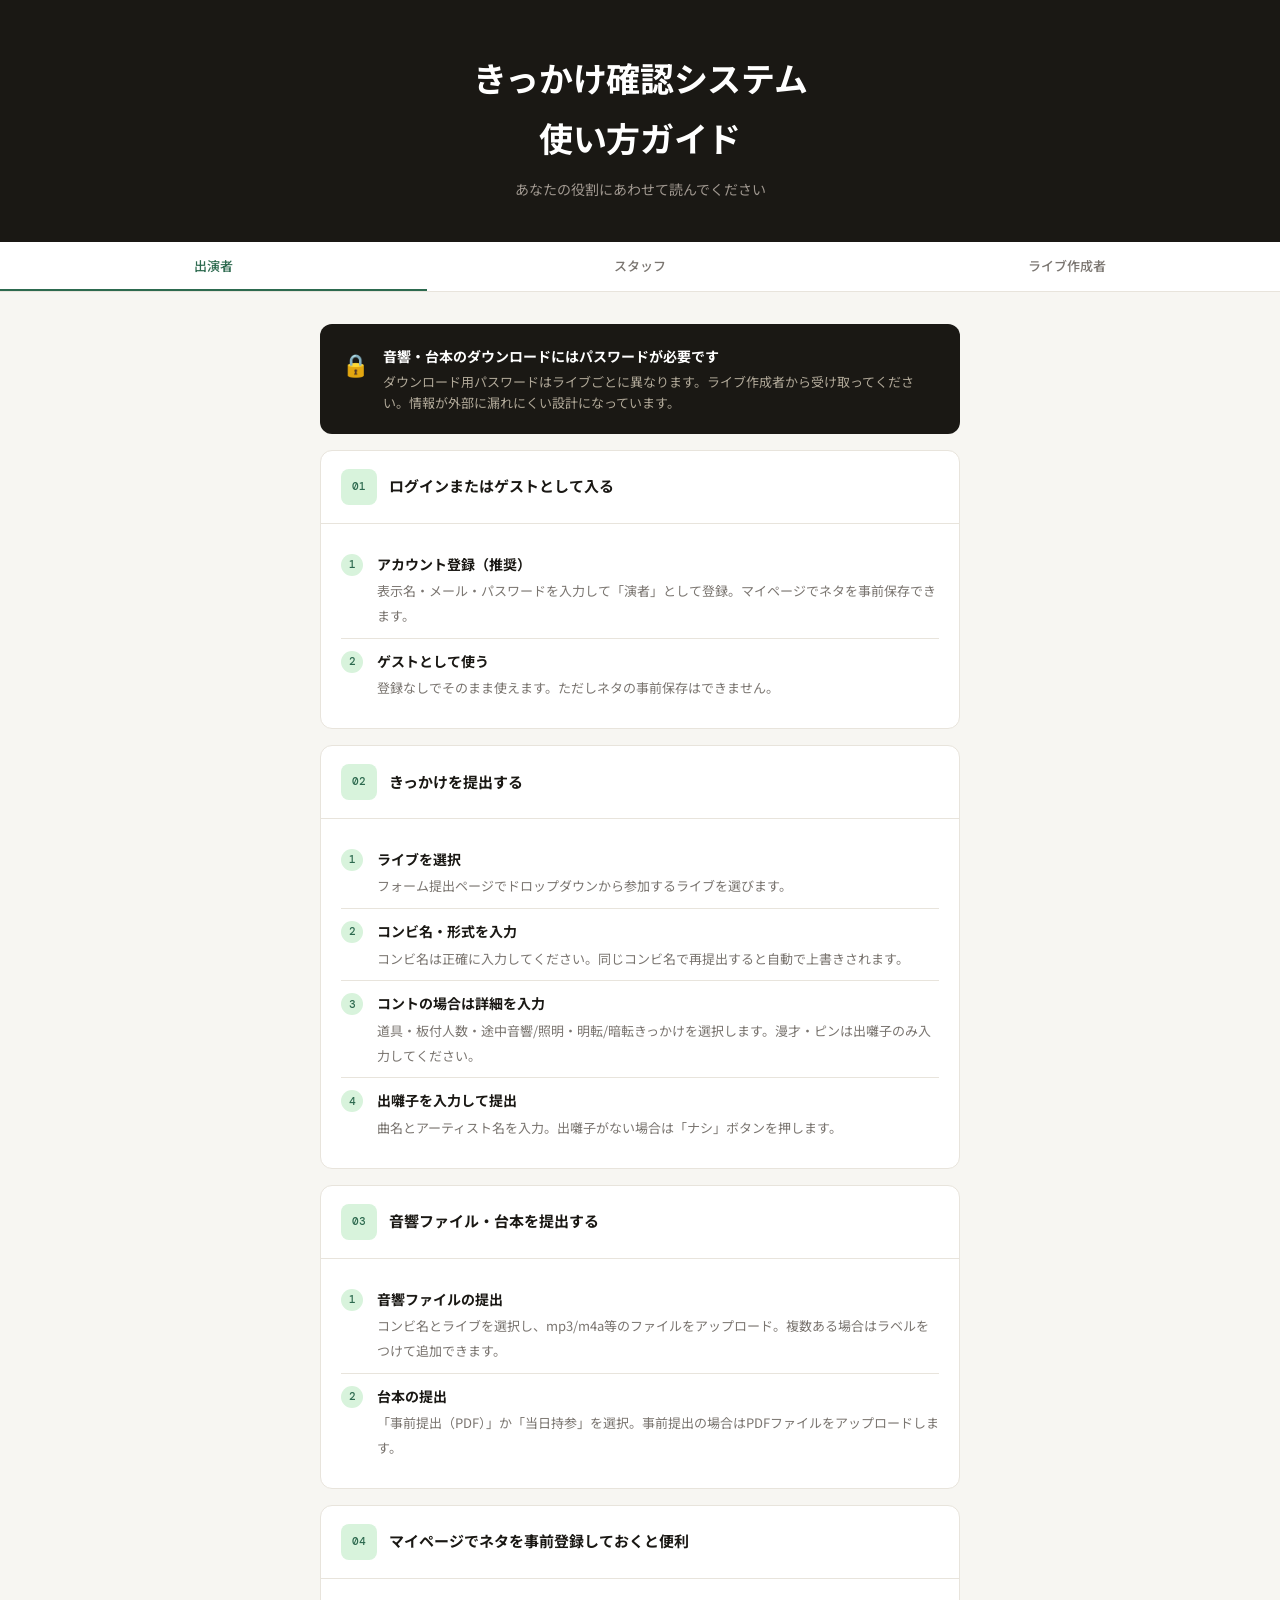
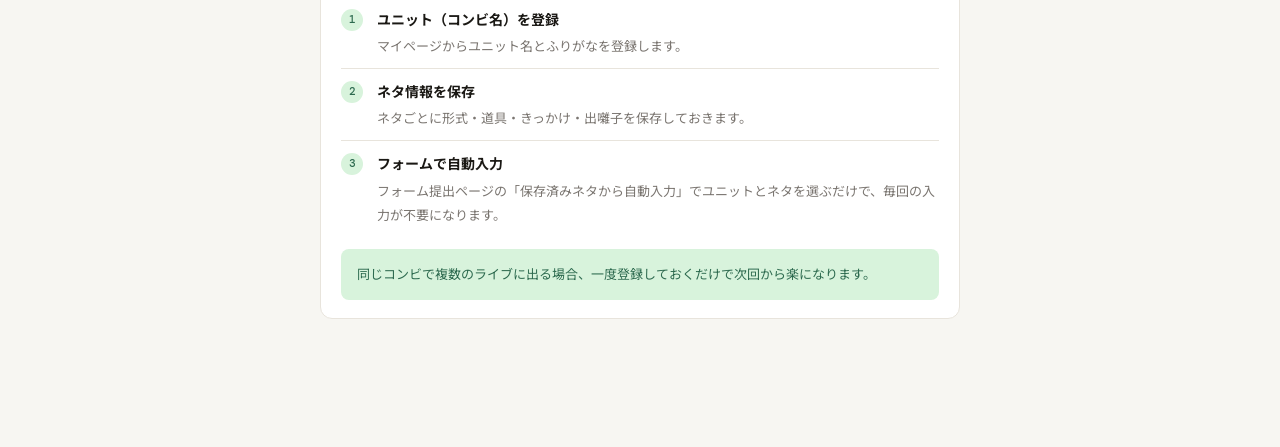
<file: guide.html>
<!DOCTYPE html>
<html lang="ja">
<head>
<meta charset="UTF-8">
<meta name="viewport" content="width=device-width, initial-scale=1.0">
<title>使い方ガイド｜きっかけ確認システム</title>
<link href="https://fonts.googleapis.com/css2?family=Noto+Sans+JP:wght@400;500;700&family=DM+Mono:wght@500&display=swap" rel="stylesheet">
<style>
:root{
  --bg:#f7f6f2;
  --surface:#ffffff;
  --border:#e8e4dc;
  --text:#1a1814;
  --muted:#7a7570;
  --accent-performer:#2d6a4f;
  --accent-performer-light:#d8f3dc;
  --accent-staff:#1d4e89;
  --accent-staff-light:#dbeafe;
  --accent-admin:#7b2d00;
  --accent-admin-light:#fde8d8;
  --radius:12px;
}
*{box-sizing:border-box;margin:0;padding:0;}
body{font-family:'Noto Sans JP',sans-serif;background:var(--bg);color:var(--text);line-height:1.75;padding-bottom:80px;}
header{background:var(--text);color:#fff;padding:48px 24px 40px;text-align:center;}
header h1{font-size:clamp(22px,5vw,34px);font-weight:700;letter-spacing:-.01em;margin-bottom:10px;}
header p{font-size:14px;color:#a09890;}
.tab-nav{display:flex;gap:0;background:var(--surface);border-bottom:1px solid var(--border);overflow-x:auto;position:sticky;top:0;z-index:100;scrollbar-width:none;}
.tab-nav::-webkit-scrollbar{display:none;}
.tab-btn{flex:1;min-width:100px;padding:14px 10px;border:none;background:none;font-family:'Noto Sans JP',sans-serif;font-size:13px;font-weight:500;color:var(--muted);cursor:pointer;border-bottom:2px solid transparent;transition:all .18s;white-space:nowrap;}
.tab-btn:hover{color:var(--text);}
.tab-btn.active-performer{color:var(--accent-performer);border-bottom-color:var(--accent-performer);}
.tab-btn.active-staff{color:var(--accent-staff);border-bottom-color:var(--accent-staff);}
.tab-btn.active-admin{color:var(--accent-admin);border-bottom-color:var(--accent-admin);}
.panel{display:none;max-width:680px;margin:0 auto;padding:32px 20px;}
.panel.active{display:block;animation:fadeIn .2s ease;}
@keyframes fadeIn{from{opacity:0;transform:translateY(6px);}to{opacity:1;transform:translateY(0);}}
.section{background:var(--surface);border:1px solid var(--border);border-radius:var(--radius);margin-bottom:16px;overflow:hidden;}
.section-header{display:flex;align-items:center;gap:12px;padding:18px 20px;border-bottom:1px solid var(--border);}
.section-icon{width:36px;height:36px;border-radius:8px;display:flex;align-items:center;justify-content:center;font-family:'DM Mono',monospace;font-size:11px;font-weight:500;flex-shrink:0;}
.section-title{font-size:15px;font-weight:700;}
.section-body{padding:18px 20px;}
.steps{list-style:none;}
.steps li{display:flex;gap:14px;align-items:flex-start;padding:10px 0;border-bottom:1px solid var(--border);font-size:14px;}
.steps li:last-child{border-bottom:none;}
.step-num{font-family:'DM Mono',monospace;font-size:11px;font-weight:500;width:22px;height:22px;border-radius:50%;display:flex;align-items:center;justify-content:center;flex-shrink:0;margin-top:2px;}
.step-text strong{display:block;font-weight:700;margin-bottom:2px;}
.step-text span{font-size:13px;color:var(--muted);}
.hint-box{border-radius:8px;padding:14px 16px;font-size:13px;margin-top:12px;display:flex;gap:10px;align-items:flex-start;}
.security-banner{background:var(--text);color:#fff;border-radius:var(--radius);padding:20px 22px;margin-bottom:16px;display:flex;gap:14px;align-items:flex-start;}
.security-banner .icon{font-size:22px;flex-shrink:0;}
.security-banner h3{font-size:14px;font-weight:700;margin-bottom:4px;}
.security-banner p{font-size:13px;color:#b0a898;line-height:1.6;}
.performer .section-icon{background:var(--accent-performer-light);color:var(--accent-performer);}
.performer .step-num{background:var(--accent-performer-light);color:var(--accent-performer);}
.performer .hint-box{background:var(--accent-performer-light);color:var(--accent-performer);}
.staff .section-icon{background:var(--accent-staff-light);color:var(--accent-staff);}
.staff .step-num{background:var(--accent-staff-light);color:var(--accent-staff);}
.staff .hint-box{background:var(--accent-staff-light);color:var(--accent-staff);}
.admin .section-icon{background:var(--accent-admin-light);color:var(--accent-admin);}
.admin .step-num{background:var(--accent-admin-light);color:var(--accent-admin);}
.admin .hint-box{background:var(--accent-admin-light);color:var(--accent-admin);}
</style>
</head>
<body>

<header>
  <h1>きっかけ確認システム<br>使い方ガイド</h1>
  <p>あなたの役割にあわせて読んでください</p>
</header>

<div class="tab-nav">
  <button class="tab-btn" id="tab-performer" onclick="switchTab('performer')">出演者</button>
  <button class="tab-btn" id="tab-staff" onclick="switchTab('staff')">スタッフ</button>
  <button class="tab-btn" id="tab-admin" onclick="switchTab('admin')">ライブ作成者</button>
</div>

<!-- 出演者パネル -->
<div class="panel performer" id="panel-performer">

  <div class="security-banner">
    <div class="icon">🔒</div>
    <div>
      <h3>音響・台本のダウンロードにはパスワードが必要です</h3>
      <p>ダウンロード用パスワードはライブごとに異なります。ライブ作成者から受け取ってください。情報が外部に漏れにくい設計になっています。</p>
    </div>
  </div>

  <div class="section">
    <div class="section-header">
      <div class="section-icon">01</div>
      <p class="section-title">ログインまたはゲストとして入る</p>
    </div>
    <div class="section-body">
      <ul class="steps">
        <li>
          <div class="step-num">1</div>
          <div class="step-text">
            <strong>アカウント登録（推奨）</strong>
            <span>表示名・メール・パスワードを入力して「演者」として登録。マイページでネタを事前保存できます。</span>
          </div>
        </li>
        <li>
          <div class="step-num">2</div>
          <div class="step-text">
            <strong>ゲストとして使う</strong>
            <span>登録なしでそのまま使えます。ただしネタの事前保存はできません。</span>
          </div>
        </li>
      </ul>
    </div>
  </div>

  <div class="section">
    <div class="section-header">
      <div class="section-icon">02</div>
      <p class="section-title">きっかけを提出する</p>
    </div>
    <div class="section-body">
      <ul class="steps">
        <li>
          <div class="step-num">1</div>
          <div class="step-text">
            <strong>ライブを選択</strong>
            <span>フォーム提出ページでドロップダウンから参加するライブを選びます。</span>
          </div>
        </li>
        <li>
          <div class="step-num">2</div>
          <div class="step-text">
            <strong>コンビ名・形式を入力</strong>
            <span>コンビ名は正確に入力してください。同じコンビ名で再提出すると自動で上書きされます。</span>
          </div>
        </li>
        <li>
          <div class="step-num">3</div>
          <div class="step-text">
            <strong>コントの場合は詳細を入力</strong>
            <span>道具・板付人数・途中音響/照明・明転/暗転きっかけを選択します。漫才・ピンは出囃子のみ入力してください。</span>
          </div>
        </li>
        <li>
          <div class="step-num">4</div>
          <div class="step-text">
            <strong>出囃子を入力して提出</strong>
            <span>曲名とアーティスト名を入力。出囃子がない場合は「ナシ」ボタンを押します。</span>
          </div>
        </li>
      </ul>
    </div>
  </div>

  <div class="section">
    <div class="section-header">
      <div class="section-icon">03</div>
      <p class="section-title">音響ファイル・台本を提出する</p>
    </div>
    <div class="section-body">
      <ul class="steps">
        <li>
          <div class="step-num">1</div>
          <div class="step-text">
            <strong>音響ファイルの提出</strong>
            <span>コンビ名とライブを選択し、mp3/m4a等のファイルをアップロード。複数ある場合はラベルをつけて追加できます。</span>
          </div>
        </li>
        <li>
          <div class="step-num">2</div>
          <div class="step-text">
            <strong>台本の提出</strong>
            <span>「事前提出（PDF）」か「当日持参」を選択。事前提出の場合はPDFファイルをアップロードします。</span>
          </div>
        </li>
      </ul>
    </div>
  </div>

  <div class="section">
    <div class="section-header">
      <div class="section-icon">04</div>
      <p class="section-title">マイページでネタを事前登録しておくと便利</p>
    </div>
    <div class="section-body">
      <ul class="steps">
        <li>
          <div class="step-num">1</div>
          <div class="step-text">
            <strong>ユニット（コンビ名）を登録</strong>
            <span>マイページからユニット名とふりがなを登録します。</span>
          </div>
        </li>
        <li>
          <div class="step-num">2</div>
          <div class="step-text">
            <strong>ネタ情報を保存</strong>
            <span>ネタごとに形式・道具・きっかけ・出囃子を保存しておきます。</span>
          </div>
        </li>
        <li>
          <div class="step-num">3</div>
          <div class="step-text">
            <strong>フォームで自動入力</strong>
            <span>フォーム提出ページの「保存済みネタから自動入力」でユニットとネタを選ぶだけで、毎回の入力が不要になります。</span>
          </div>
        </li>
      </ul>
      <div class="hint-box">
        <div>同じコンビで複数のライブに出る場合、一度登録しておくだけで次回から楽になります。</div>
      </div>
    </div>
  </div>

</div>

<!-- スタッフパネル -->
<div class="panel staff" id="panel-staff">

  <div class="security-banner">
    <div class="icon">🔒</div>
    <div>
      <h3>音響・台本のダウンロードにはパスワードが必要です</h3>
      <p>ダウンロード用パスワードはライブごとに異なります。ライブ作成者から受け取ってください。情報が外部に漏れにくい設計になっています。</p>
    </div>
  </div>

  <div class="section">
    <div class="section-header">
      <div class="section-icon">01</div>
      <p class="section-title">スタッフページで担当ライブを登録する</p>
    </div>
    <div class="section-body">
      <ul class="steps">
        <li>
          <div class="step-num">1</div>
          <div class="step-text">
            <strong>スタッフとしてログイン</strong>
            <span>アカウント登録時に「スタッフ」を選択してください。</span>
          </div>
        </li>
        <li>
          <div class="step-num">2</div>
          <div class="step-text">
            <strong>担当ライブに「参加する」</strong>
            <span>スタッフページのライブ一覧から担当するライブの「参加する」を押します。カレンダーに反映されます。</span>
          </div>
        </li>
      </ul>
    </div>
  </div>

  <div class="section">
    <div class="section-header">
      <div class="section-icon">02</div>
      <p class="section-title">きっかけ表を確認する</p>
    </div>
    <div class="section-body">
      <ul class="steps">
        <li>
          <div class="step-num">1</div>
          <div class="step-text">
            <strong>きっかけ表ページを開く</strong>
            <span>担当ライブのカードをタップすると、提出一覧がすぐ下に展開されます。</span>
          </div>
        </li>
        <li>
          <div class="step-num">2</div>
          <div class="step-text">
            <strong>内容を確認</strong>
            <span>コンビ名・形式・道具・板付・音響/照明・明転/暗転きっかけ・出囃子が一覧で確認できます。⚠️は未提出を意味します。</span>
          </div>
        </li>
      </ul>
    </div>
  </div>

  <div class="section">
    <div class="section-header">
      <div class="section-icon">03</div>
      <p class="section-title">香盤を入力して出番順を並び替える</p>
    </div>
    <div class="section-body">
      <ul class="steps">
        <li>
          <div class="step-num">1</div>
          <div class="step-text">
            <strong>ライブを開いて「香盤入力」ボタンを押す</strong>
            <span>ライブカードを開いた状態で右上の「香盤入力」ボタンを押します。</span>
          </div>
        </li>
        <li>
          <div class="step-num">2</div>
          <div class="step-text">
            <strong>ダウンロード用パスワードを入力</strong>
            <span>ライブ作成者から受け取ったパスワードを入力します。</span>
          </div>
        </li>
        <li>
          <div class="step-num">3</div>
          <div class="step-text">
            <strong>香盤テキストを貼り付ける</strong>
            <span>コンビ名を1行1組で貼り付けてください。OPMC・中MC・EDMCは自動で無視されます。番号付きでも問題ありません。</span>
          </div>
        </li>
        <li>
          <div class="step-num">4</div>
          <div class="step-text">
            <strong>プレビューを確認して保存</strong>
            <span>「プレビュー」で順番を確認し、「この順番で保存」を押すときっかけ表に即座に反映されます。未提出のコンビは薄く表示されます。</span>
          </div>
        </li>
      </ul>
      <div class="hint-box">
        <div>香盤は保存されるため、後からフォームを提出しても順番は維持されます。</div>
      </div>
    </div>
  </div>

  <div class="section">
    <div class="section-header">
      <div class="section-icon">04</div>
      <p class="section-title">PDF出力して印刷する</p>
    </div>
    <div class="section-body">
      <ul class="steps">
        <li>
          <div class="step-num">1</div>
          <div class="step-text">
            <strong>ライブを開いた状態で「PDF出力」</strong>
            <span>右上の「PDF出力」ボタンを押すとプレビューが表示されます。</span>
          </div>
        </li>
        <li>
          <div class="step-num">2</div>
          <div class="step-text">
            <strong>「PDF保存」して印刷</strong>
            <span>横向きA4で保存されます。そのまま印刷して本番当日のきっかけ表として使えます。</span>
          </div>
        </li>
      </ul>
    </div>
  </div>

  <div class="section">
    <div class="section-header">
      <div class="section-icon">05</div>
      <p class="section-title">きっかけの内容を修正する</p>
    </div>
    <div class="section-body">
      <ul class="steps">
        <li>
          <div class="step-num">1</div>
          <div class="step-text">
            <strong>「編集モード」ボタンを押す</strong>
            <span>提出一覧の右上にある「編集モード」を押します。</span>
          </div>
        </li>
        <li>
          <div class="step-num">2</div>
          <div class="step-text">
            <strong>ダウンロード用パスワードを入力</strong>
            <span>ライブ作成者から受け取ったパスワードを入力します。</span>
          </div>
        </li>
        <li>
          <div class="step-num">3</div>
          <div class="step-text">
            <strong>編集して保存</strong>
            <span>各行の「編集」ボタンからきっかけ内容を修正できます。</span>
          </div>
        </li>
      </ul>
    </div>
  </div>

</div>

<!-- ライブ作成者パネル -->
<div class="panel admin" id="panel-admin">

  <div class="security-banner">
    <div class="icon">🔒</div>
    <div>
      <h3>音響・台本のダウンロードにはパスワードが必要です</h3>
      <p>ダウンロード用パスワードはライブごとに設定します。スタッフや関係者にのみ共有してください。情報が外部に漏れにくい設計になっています。</p>
    </div>
  </div>

  <div class="section">
    <div class="section-header">
      <div class="section-icon">01</div>
      <p class="section-title">ライブを作成する</p>
    </div>
    <div class="section-body">
      <ul class="steps">
        <li>
          <div class="step-num">1</div>
          <div class="step-text">
            <strong>管理者パスワードでログイン</strong>
            <span>ライブ管理ページ（admin）を開き、管理者パスワードを入力します。</span>
          </div>
        </li>
        <li>
          <div class="step-num">2</div>
          <div class="step-text">
            <strong>ライブ名・開催日・締切を入力</strong>
            <span>提出締切を設定しておくと出演者に伝わりやすくなります。</span>
          </div>
        </li>
        <li>
          <div class="step-num">3</div>
          <div class="step-text">
            <strong>ダウンロード用パスワードを設定</strong>
            <span>音響・台本のダウンロードおよびきっかけ表の編集・香盤入力に使うパスワードを決めます。<strong>作成後は確認できないので必ずメモしてください。</strong></span>
          </div>
        </li>
        <li>
          <div class="step-num">4</div>
          <div class="step-text">
            <strong>スタッフに共有する</strong>
            <span>ダウンロード用パスワードをスタッフに伝えてください。</span>
          </div>
        </li>
      </ul>
    </div>
  </div>

  <div class="section">
    <div class="section-header">
      <div class="section-icon">02</div>
      <p class="section-title">香盤を入力して出番順を設定する</p>
    </div>
    <div class="section-body">
      <ul class="steps">
        <li>
          <div class="step-num">1</div>
          <div class="step-text">
            <strong>きっかけ表ページでライブを開く</strong>
            <span>対象ライブのカードをタップして提出一覧を展開します。</span>
          </div>
        </li>
        <li>
          <div class="step-num">2</div>
          <div class="step-text">
            <strong>「香盤入力」ボタンを押す</strong>
            <span>右上の「香盤入力」ボタンからダウンロード用パスワードを入力して進みます。</span>
          </div>
        </li>
        <li>
          <div class="step-num">3</div>
          <div class="step-text">
            <strong>香盤テキストを貼り付けて保存</strong>
            <span>コンビ名を1行1組で貼り付けてください。OPMC・中MC・EDMCは自動で無視されます。保存するとすべての端末のきっかけ表に即座に反映されます。</span>
          </div>
        </li>
      </ul>
      <div class="hint-box">
        <div>後からフォームを提出しても香盤の順番は維持されます。未提出のコンビは薄く表示されます。</div>
      </div>
    </div>
  </div>

  <div class="section">
    <div class="section-header">
      <div class="section-icon">03</div>
      <p class="section-title">提出状況を確認する</p>
    </div>
    <div class="section-body">
      <ul class="steps">
        <li>
          <div class="step-num">1</div>
          <div class="step-text">
            <strong>「提出一覧」を開く</strong>
            <span>ライブカードの「提出一覧」ボタンで各コンビの提出状況が確認できます。</span>
          </div>
        </li>
        <li>
          <div class="step-num">2</div>
          <div class="step-text">
            <strong>⚠️マークを確認</strong>
            <span>音響・台本の列に⚠️がある場合は未提出です。出演者に連絡してください。</span>
          </div>
        </li>
      </ul>
    </div>
  </div>

  <div class="section">
    <div class="section-header">
      <div class="section-icon">04</div>
      <p class="section-title">ライブを非表示にする</p>
    </div>
    <div class="section-body">
      <ul class="steps">
        <li>
          <div class="step-num">1</div>
          <div class="step-text">
            <strong>「非表示にする」ボタンを押す</strong>
            <span>終了したライブや準備中のライブを一覧から隠せます。</span>
          </div>
        </li>
        <li>
          <div class="step-num">2</div>
          <div class="step-text">
            <strong>データは保持される</strong>
            <span>非表示にしても提出データは消えません。「表示に戻す」でいつでも復元できます。</span>
          </div>
        </li>
      </ul>
    </div>
  </div>

</div>

<script>
function switchTab(role){
  document.querySelectorAll('.tab-btn').forEach(b=>b.className='tab-btn')
  document.querySelectorAll('.panel').forEach(p=>p.classList.remove('active'))
  document.getElementById('tab-'+role).classList.add('tab-btn','active-'+role)
  document.getElementById('panel-'+role).classList.add('active')
}
switchTab('performer')
</script>
</body>
</html>
</file>
